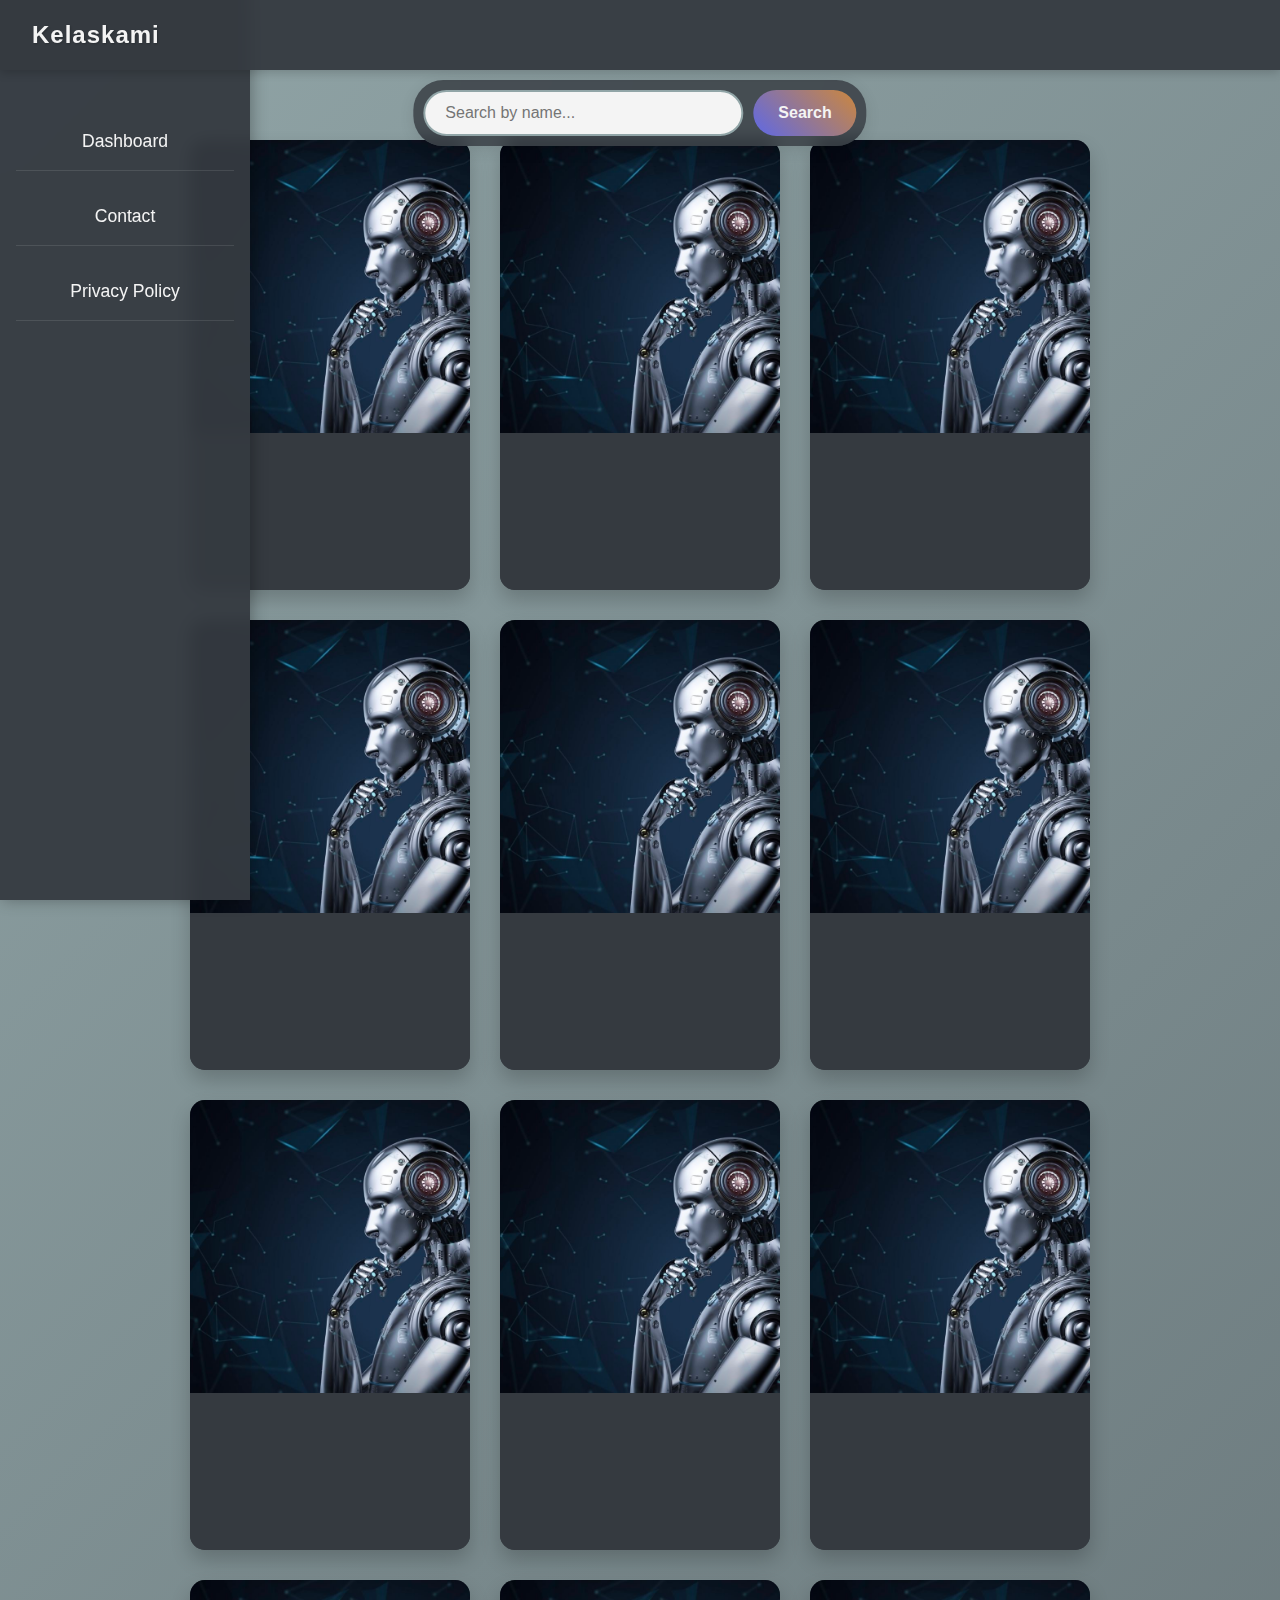
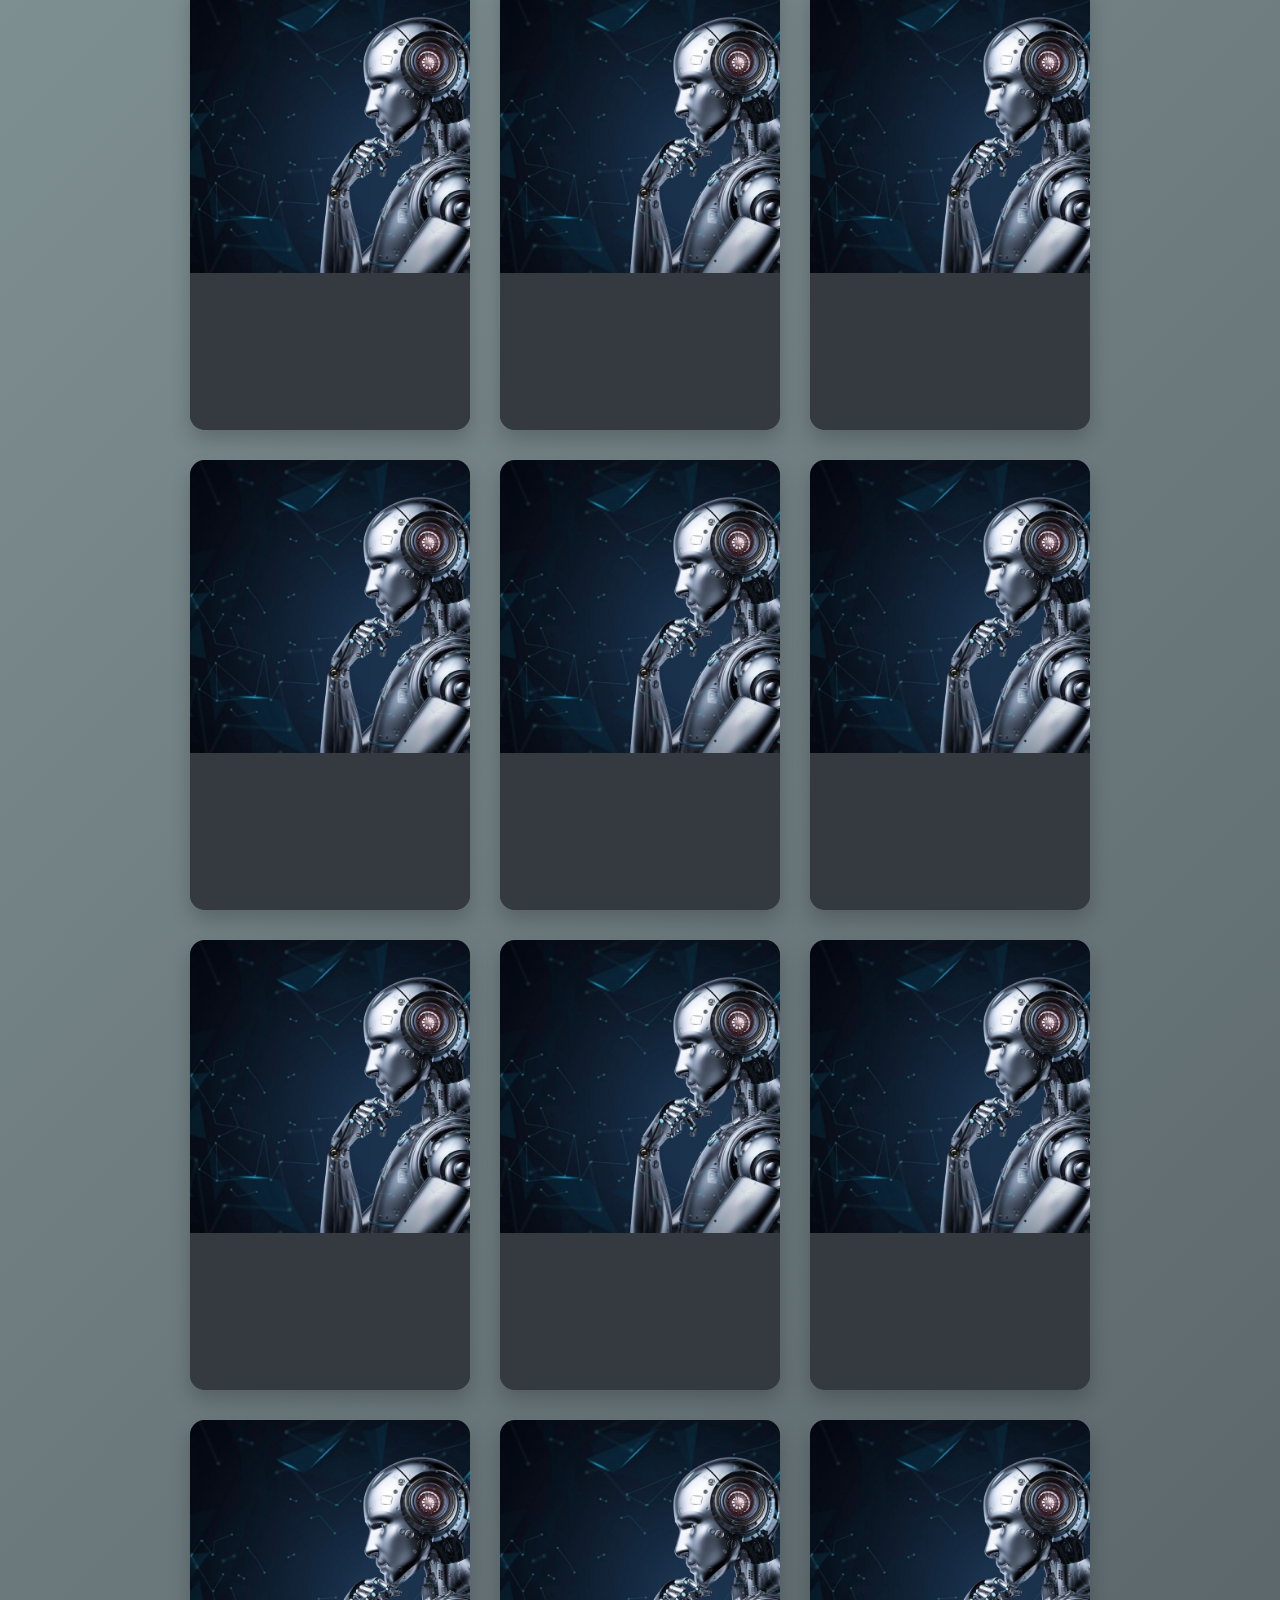
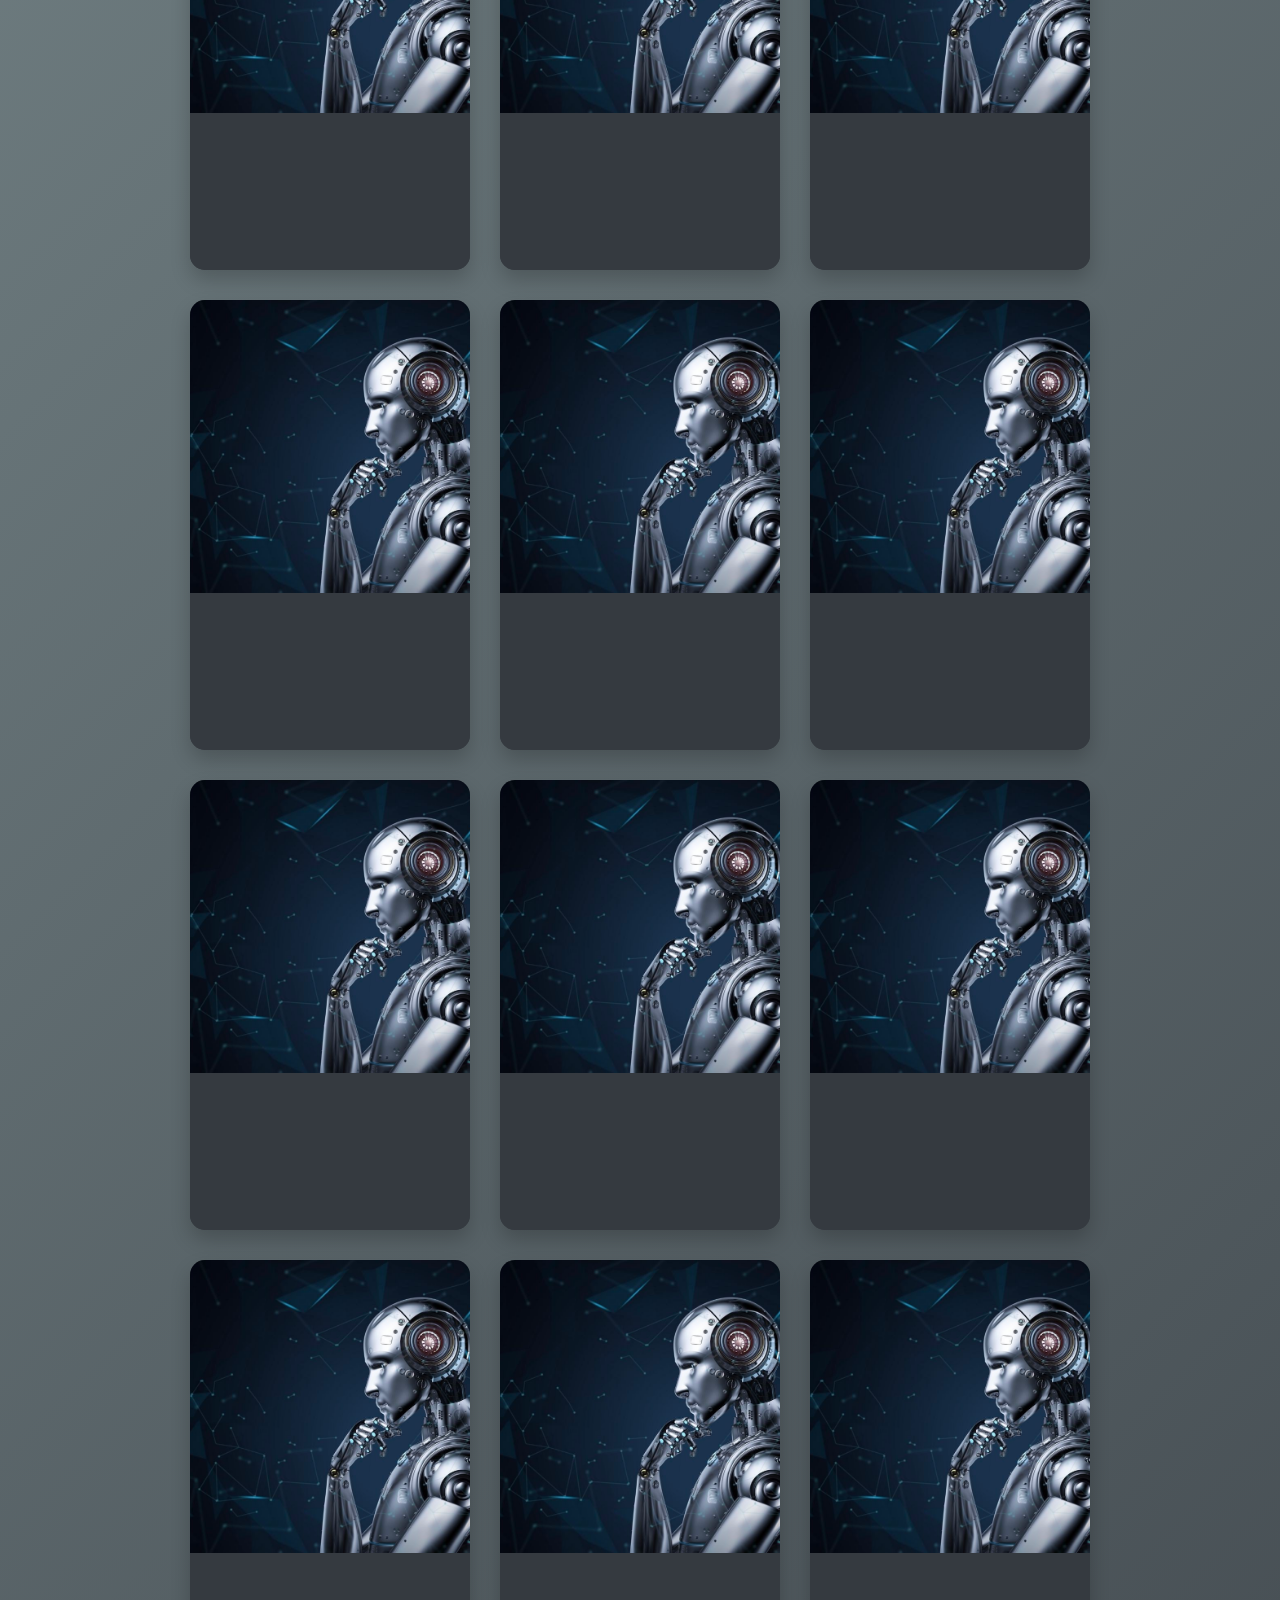
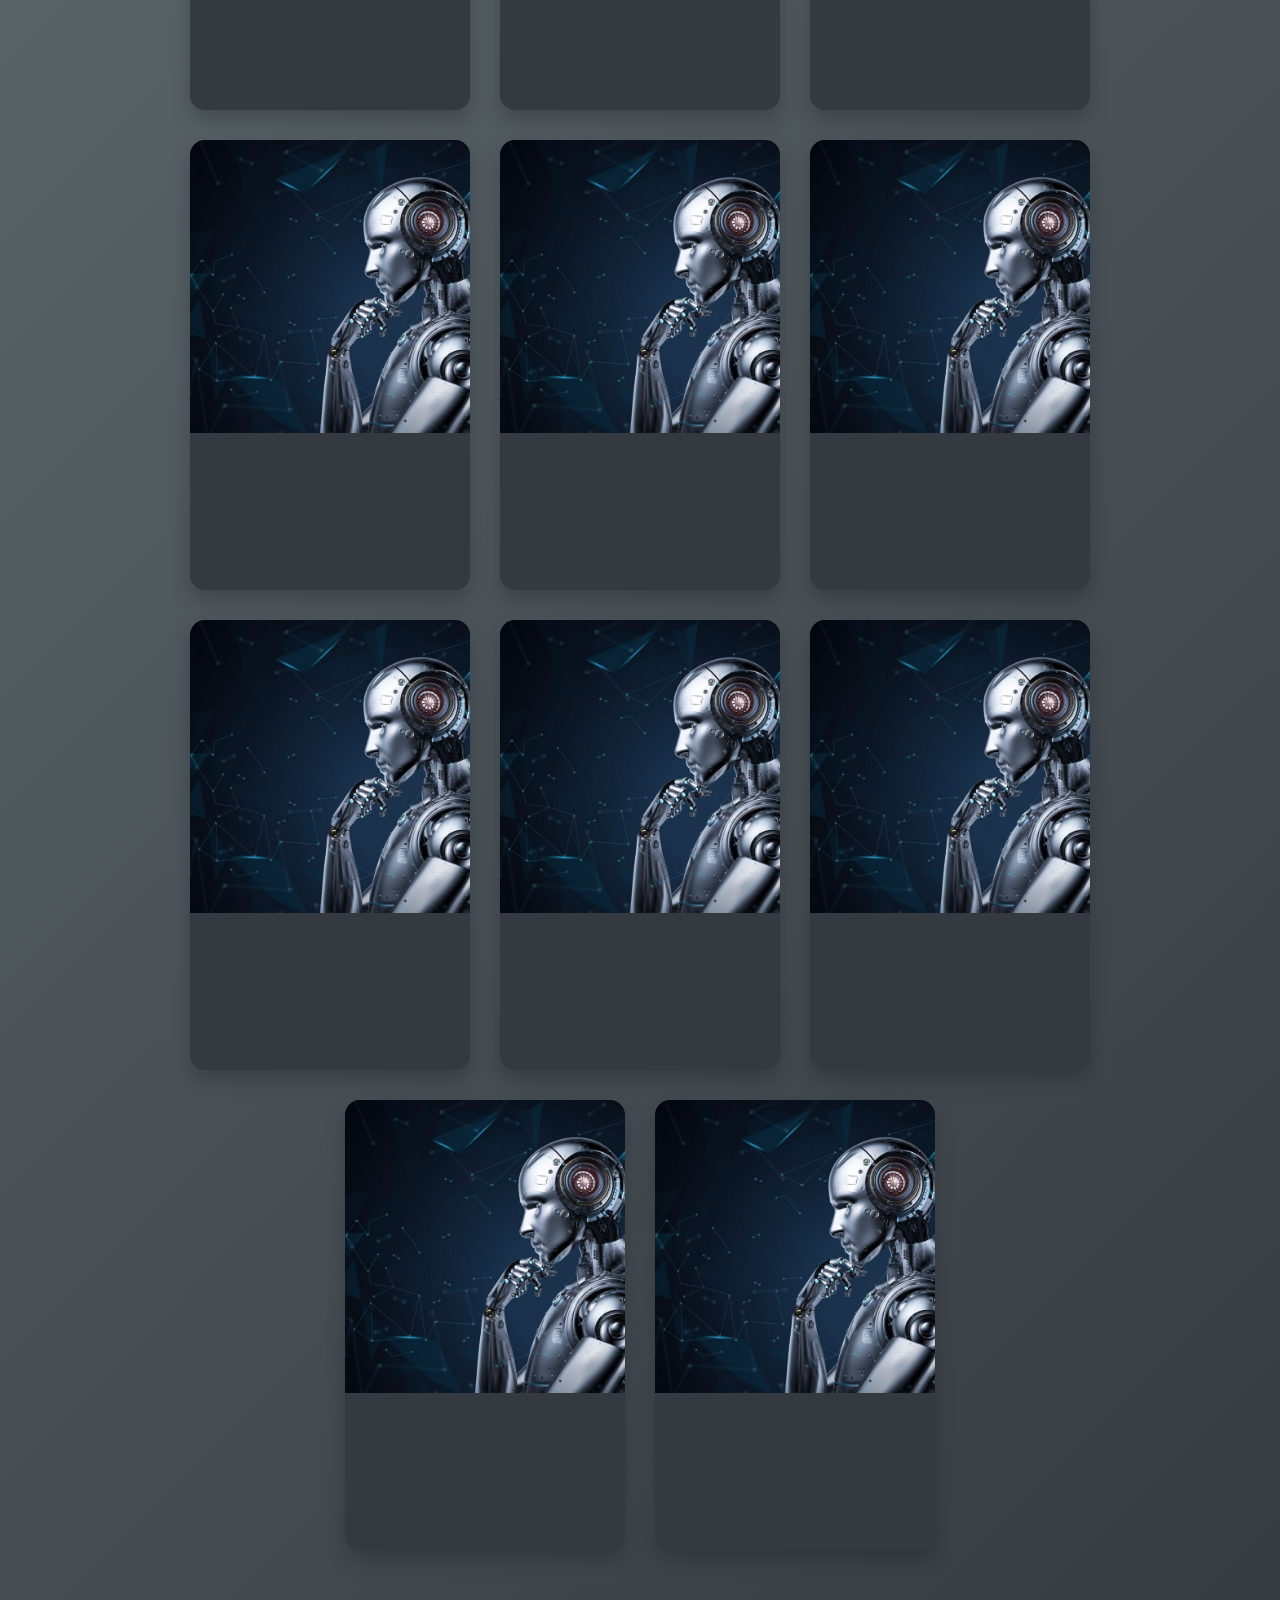
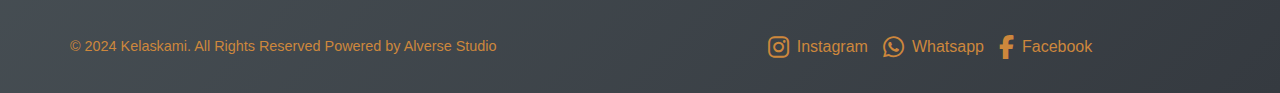
<file: Anggota.html>
<!DOCTYPE html>
<html lang="en">
<head>
    <meta charset="UTF-8">
    <meta name="viewport" content="width=device-width, initial-scale=1.0">
    <meta http-equiv="X-UA-Compatible" content="ie=edge">
    <title>Members Student Cards</title>
    <link rel="stylesheet" href="assets/styles/Style.css">
    <link rel="stylesheet" href="assets/styles/Anggota.css">
    <link rel="stylesheet" href="https://cdnjs.cloudflare.com/ajax/libs/font-awesome/6.5.1/css/all.min.css">
</head>
<body>
    <!-- Navigation Bar -->
    <nav class="navbar">
        <div class="navbar-left">
            <h1>Kelaskami</h1>
        </div>
        <div class="navbar-right">
            <div class="hamburger" onclick="toggleSidebar()">&#9776;</div>
        </div>
    </nav>

    <!-- Sidebar -->
    <aside id="sidebar" class="sidebar">
        <nav>
            <ul>
                <li><a href="About.html">Dashboard</a></li>
                <li><a href="Contact.html">Contact</a></li>
                <li><a href="Privacy.html">Privacy Policy</a></li>
            </ul>
        </nav>
    </aside>

    <!-- Search Container -->
    <div class="search-container">
        <input type="text" id="searchInput" placeholder="Search by name..." />
        <button id="searchButton">Search</button>
    </div>

    <!-- Card Container -->
    <div class="card-container" id="cardContainer"></div>

   <!-- Footer -->
  <footer class="footer">
    <div class="footer-container">
      <div class="footer-credit">
        <p>© 2024 Kelaskami. All Rights Reserved Powered by Alverse Studio</p>
      </div>
      <div class="footer-social">
        <ul>
          <li><a href="https://www.instagram.com/alstory_999?igsh=YzljYTk1ODg3Zg==" target="_blank"><i class="fab fa-instagram"></i> Instagram</a></li>
                        <li><a href="https://wa.me/6285137961950" target="_blank"><i class="fab fa-whatsapp"></i> Whatsapp</a></li>
                        <li><a href="https://www.facebook.com/profile.php?id=61566697174209" target="_blank"><i class="fab fa-facebook-f"></i> Facebook</a></li>
        </ul>
      </div>
    </div>
  </footer>

    <script>
        // Toggle Sidebar
        function toggleSidebar() {
            document.getElementById('sidebar').classList.toggle('active');
        }

        // Card Generation and Search Functionality
        document.addEventListener('DOMContentLoaded', async () => {
            const cardContainer = document.getElementById('cardContainer');
            const searchInput = document.getElementById('searchInput');
            const searchButton = document.getElementById('searchButton');

            try {
                // Fetch student data
                const response = await fetch('data/Students.json');
                if (!response.ok) throw new Error('Failed to fetch data');
                const students = await response.json();

                // Create and render cards
                function createCards(data) {
                    cardContainer.innerHTML = ''; // Clear existing cards
                    
                    data.forEach(student => {
                        const card = document.createElement('div');
                        card.className = 'card';
                        
                        card.innerHTML = `
                            <div class="image-container">
                                <img src="${student.image || 'assets/roots/galery/img/robot ai.jpg'}" 
                                     alt="${student.name}" 
                                     class="profile-img">
                            </div>
                            <div class="card-content">
                                <h3 class="name">${student.name}</h3>
                                <p class="role">Birthdate: ${student.birthdate} || Age: ${student.age}</p>
                                <a href="#" class="view-more-btn">View More</a>
                            </div>
                        `;
                        
                        cardContainer.appendChild(card);
                        
                        // Add visible class after a small delay for animation
                        setTimeout(() => card.classList.add('visible'), 100);
                    });
                }

                // Initial render
                createCards(students);

                // Search functionality
                function performSearch() {
                    const searchTerm = searchInput.value.toLowerCase().trim();
                    const filteredStudents = students.filter(student => 
                        student.name.toLowerCase().includes(searchTerm)
                    );
                    createCards(filteredStudents);
                }

                // Search event listeners
                searchInput.addEventListener('input', performSearch);
                searchButton.addEventListener('click', performSearch);

                // Intersection Observer for scroll animations
                const observer = new IntersectionObserver(
                    (entries) => {
                        entries.forEach(entry => {
                            if (entry.isIntersecting) {
                                entry.target.classList.add('visible');
                            }
                        });
                    },
                    { threshold: 0.1 }
                );

                // Observe all cards
                document.querySelectorAll('.card').forEach(card => observer.observe(card));

            } catch (error) {
                console.error('Error:', error);
                cardContainer.innerHTML = '<p>Error loading student data</p>';
            }
        });
    </script>
</body>
</html>
</file>
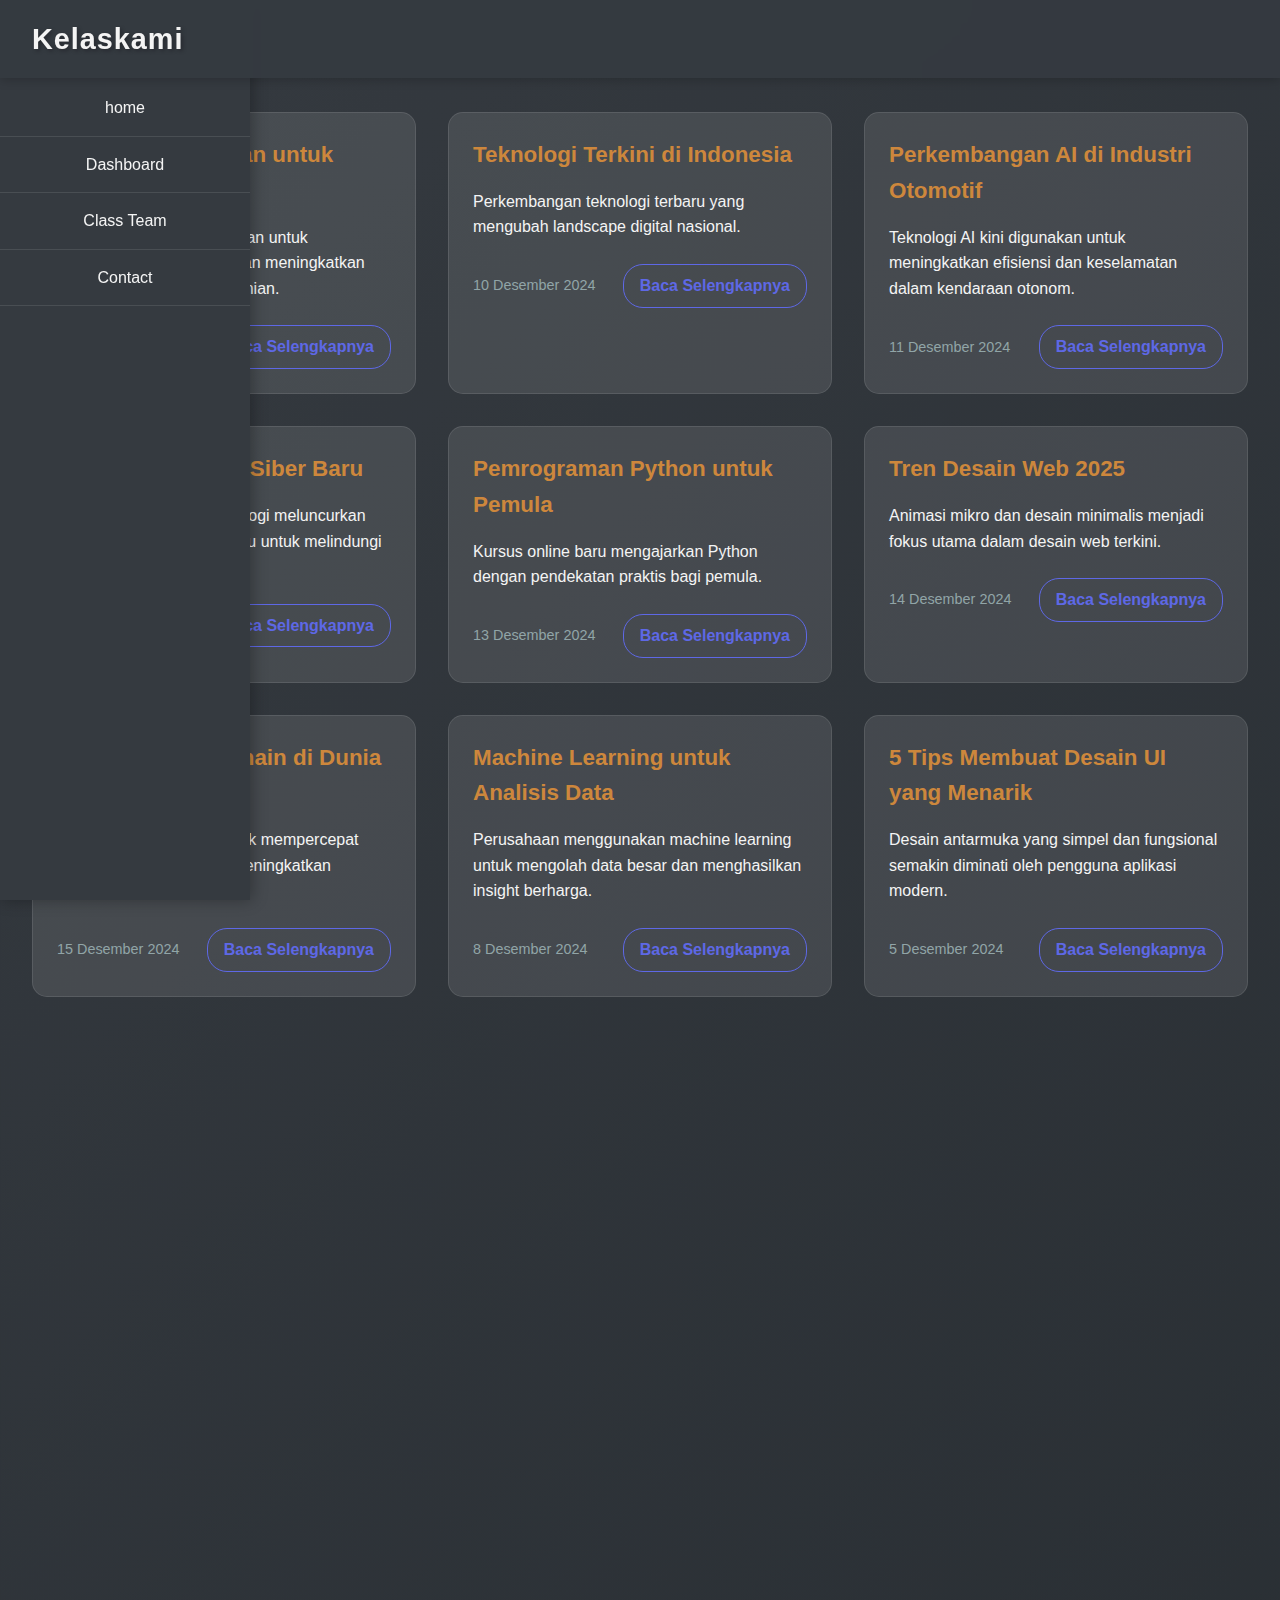
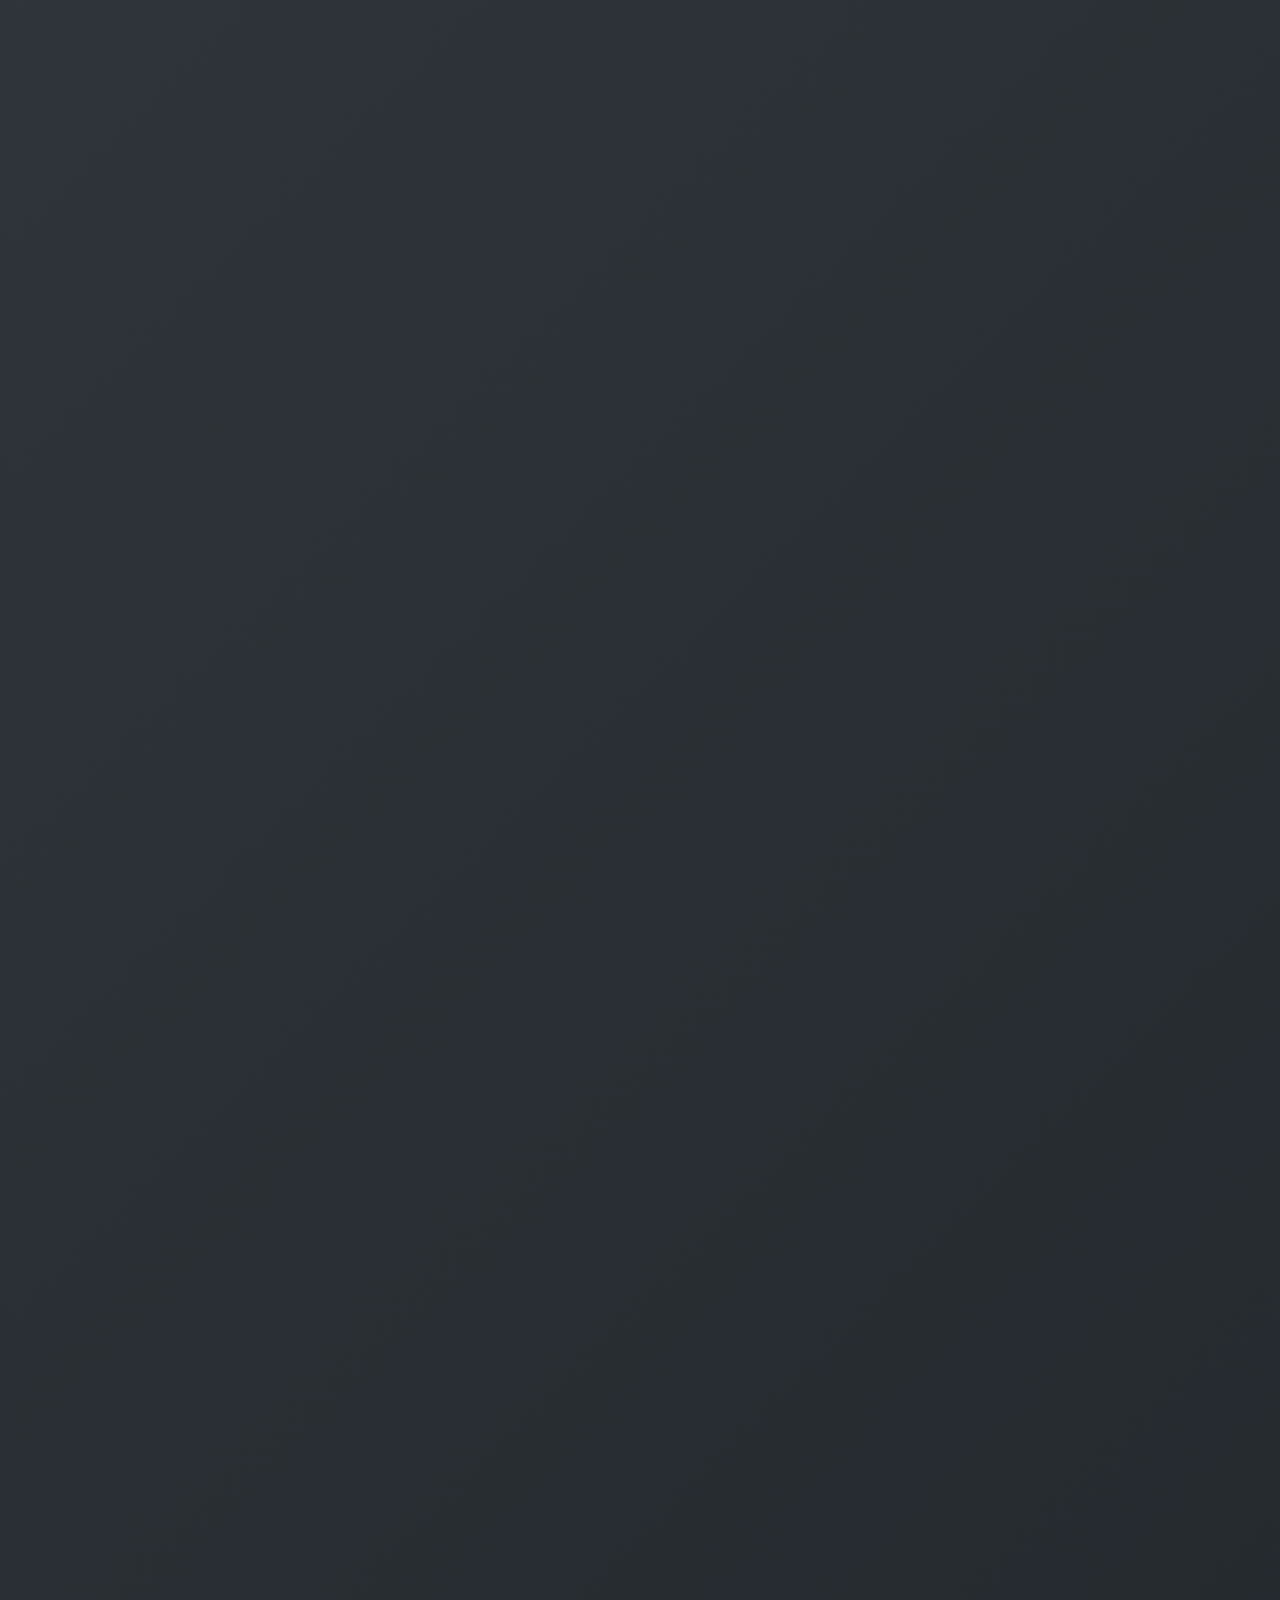
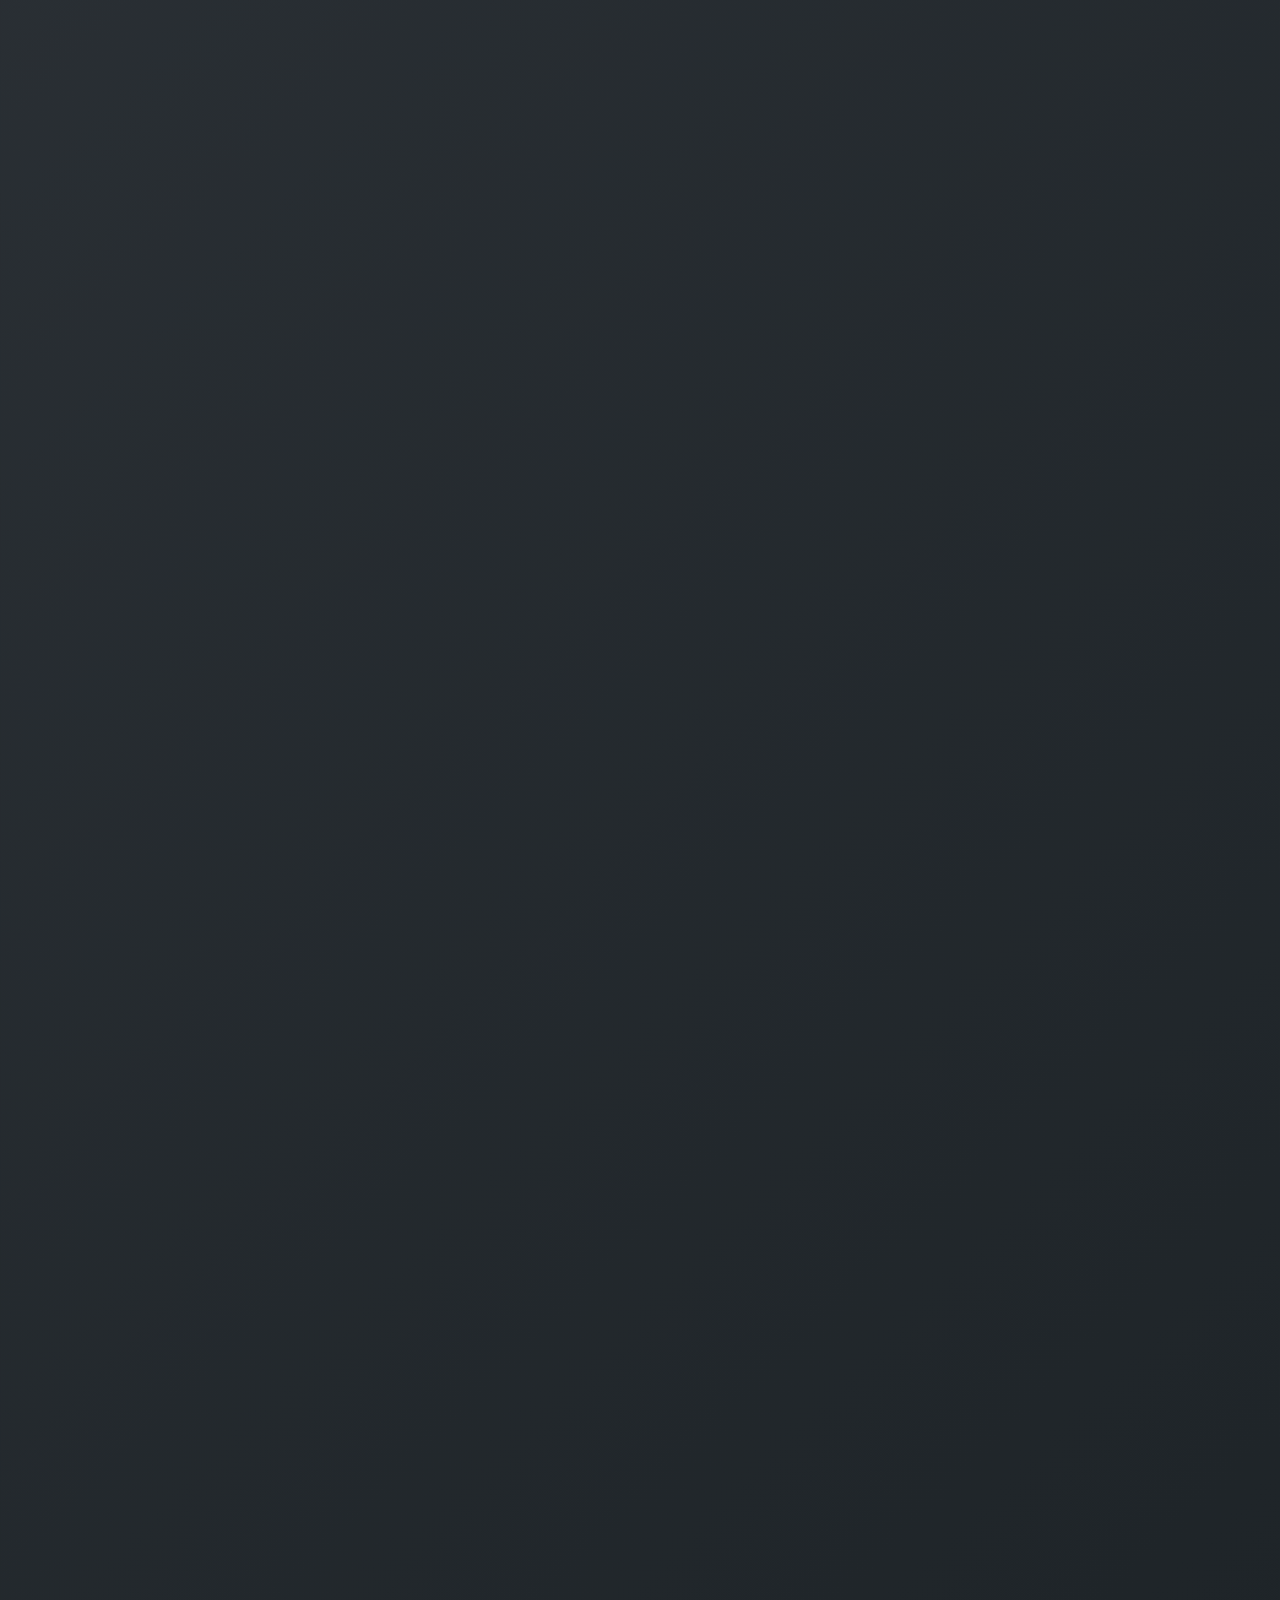
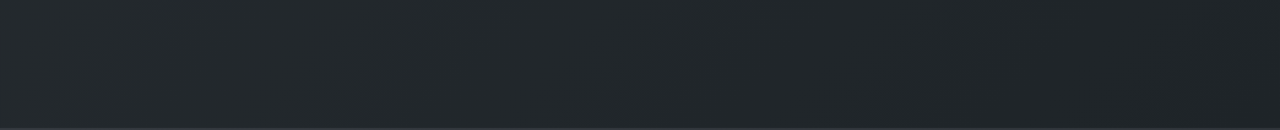
<file: article.html>
<!DOCTYPE html>
<html lang="en">
<head>
    <meta charset="UTF-8">
    <meta name="viewport" content="width=device-width, initial-scale=1.0">
    <title>Kelaskami - Article List</title>
    <link rel="stylesheet" href="assets/styles/Style.css">
    <link rel="stylesheet" href="assets/styles/Article.css">
</head>
<body>
    <div class="progress-bar"></div>
                <!-- Navigation Bar -->
        <nav class="navbar">
            <div class="navbar-left">
                <h1>Kelaskami</h1>
            </div>
            <div class="navbar-right">
                <div class="hamburger" onclick="toggleSidebar()">&#9776;</div>
            </div>
        </nav>

        <!-- Sidebar -->
        <aside id="sidebar" class="sidebar">
            <nav>
                <ul>
                  <li><a href="Index.html">home</a></li>
                  <li><a href="About.html">Dashboard</a></li>
                  <li><a href="Error.html">Class Team</a></li>
                  <li><a href="Contact.html">Contact</a></li>
                </ul>
            </nav>
        </aside>
    <main>
        <div class="article-grid">
            <!-- Articles will be dynamically generated here -->
        </div>
    </main>

    <div class="loading-animation"></div>

    <script>
                      // Toggle Sidebar Function
        function toggleSidebar() {
            const sidebar = document.getElementById('sidebar');
            sidebar.classList.toggle('active');
        }
        // Sample article data
        const articles = [
            {
                title: "Kecerdasan Buatan untuk Pertanian Modern",
                content: "Teknologi AI mulai digunakan untuk memprediksi pola cuaca dan meningkatkan hasil panen di sektor pertanian.",
                date: "3 Desember 2024"
            },
    {
        title: "Teknologi Terkini di Indonesia",
        content: "Perkembangan teknologi terbaru yang mengubah landscape digital nasional.",
        date: "10 Desember 2024"
    },
    {
        title: "Perkembangan AI di Industri Otomotif",
        content: "Teknologi AI kini digunakan untuk meningkatkan efisiensi dan keselamatan dalam kendaraan otonom.",
        date: "11 Desember 2024"
    },
    {
        title: "Solusi Keamanan Siber Baru",
        content: "Sebuah perusahaan teknologi meluncurkan alat keamanan siber terbaru untuk melindungi data pribadi.",
        date: "12 Desember 2024"
    },
    {
        title: "Pemrograman Python untuk Pemula",
        content: "Kursus online baru mengajarkan Python dengan pendekatan praktis bagi pemula.",
        date: "13 Desember 2024"
    },
    {
        title: "Tren Desain Web 2025",
        content: "Animasi mikro dan desain minimalis menjadi fokus utama dalam desain web terkini.",
        date: "14 Desember 2024"
    },
    {
        title: "Teknologi Blockchain di Dunia Keuangan",
        content: "Blockchain digunakan untuk mempercepat transaksi keuangan dan meningkatkan transparansi.",
        date: "15 Desember 2024"
    },
    {
        title: "Machine Learning untuk Analisis Data",
        content: "Perusahaan menggunakan machine learning untuk mengolah data besar dan menghasilkan insight berharga.",
        date: "8 Desember 2024"
    },
    {
        title: "5 Tips Membuat Desain UI yang Menarik",
        content: "Desain antarmuka yang simpel dan fungsional semakin diminati oleh pengguna aplikasi modern.",
        date: "5 Desember 2024"
    },
    {
        title: "Startup Teknologi Baru di Indonesia",
        content: "Startup lokal mulai bersaing di pasar global dengan produk teknologi berbasis AI dan IoT.",
        date: "2 Januari 2025"
    },
    {
        title: "Tren Cloud Computing di Tahun 2025",
        content: "Bisnis mulai mengadopsi solusi cloud untuk menyimpan data dan meningkatkan skalabilitas sistem.",
        date: "15 Desember 2024"
    },
    {
        title: "Penggunaan React untuk Aplikasi Web",
        content: "React terus menjadi pilihan utama untuk membangun aplikasi web modern yang cepat dan skalabel.",
        date: "23 Desember 2024"
    },
    {
        title: "Framework Baru untuk Backend Developer",
        content: "Framework terbaru ini diklaim mampu mempercepat pengembangan aplikasi server-side hingga 50%.",
        date: "12 Desember 2024"
    },
    {
        title: "Teknologi AR di Dunia Perbelanjaan",
        content: "Aplikasi augmented reality memberikan pengalaman berbelanja yang lebih menarik dan interaktif.",
        date: "17 Desember 2024"
    },
    {
        title: "Penerapan Big Data di Industri Retail",
        content: "Perusahaan retail menggunakan big data untuk memprediksi tren belanja dan meningkatkan layanan pelanggan.",
        date: "10 Desember 2024"
    },
    {
        title: "Solusi Penyimpanan Data dengan SSD",
        content: "SSD generasi terbaru menawarkan kecepatan lebih tinggi untuk penyimpanan data skala besar.",
        date: "20 Desember 2024"
    },
    {
        title: "Chatbot AI untuk Bisnis Kecil",
        content: "Perkembangan chatbot berbasis AI memberikan solusi layanan pelanggan yang lebih efisien untuk bisnis kecil.",
        date: "3 Desember 2024"
    },
    {
        title: "Kursus Online untuk Data Science",
        content: "Peminat data science meningkat dengan hadirnya kursus online yang lebih terjangkau dan praktis.",
        date: "4 Desember 2024"
    },
    {
        title: "Pengembangan Aplikasi Mobile Hybrid",
        content: "Hybrid apps kini menjadi pilihan utama karena biaya pengembangan yang lebih rendah dan kompatibilitas tinggi.",
        date: "5 Januari 2025"
    },
    {
        title: "Penggunaan Docker dalam Pengembangan",
        content: "Docker menjadi solusi populer bagi pengembang untuk menciptakan lingkungan aplikasi yang konsisten.",
        date: "31 Desember 2024"
    },
    {
        title: "Tren E-commerce Tahun Depan",
        content: "Platform e-commerce fokus pada pengalaman pengguna dengan fitur yang lebih personal.",
        date: "7 Januari 2025"
    },
    {
        title: "Pengembangan Alverse Studio",
        content: "Alverse Studio mengumumkan pengembangan alat kolaborasi baru untuk para pelajar.",
        date: "4 Desember 2024"
    },
    {
        title: "Rencana Proyek Baru Alverse",
        content: "Alverse akan meluncurkan aplikasi produktivitas untuk membantu manajemen tugas di sekolah.",
        date: "8 Desember 2024"
    },
    {
        title: "Alverse Mendukung Komunitas Pelajar",
        content: "Komunitas pelajar kini menggunakan platform Alverse untuk berbagi pengetahuan dan proyek.",
        date: "10 Desember 2024"
    },
    {
        title: "Pembaruan Website Alverse",
        content: "Alverse Studio meluncurkan desain baru pada website mereka dengan fitur multibahasa.",
        date: "15 Desember 2024"
    },
    {
        title: "Kolaborasi Alverse dengan Pengembang Lokal",
        content: "Alverse Studio menggandeng pengembang lokal untuk menciptakan solusi digital yang lebih inovatif.",
        date: "18 Desember 2024"
    },
    {
        title: "Teknologi 5G Mempercepat Internet",
        content: "Penerapan jaringan 5G di berbagai wilayah meningkatkan kecepatan internet secara signifikan.",
        date: "3 Desember 2024"
    },
    {
        title: "Chatbot AI di Industri Kesehatan",
        content: "Chatbot berbasis AI digunakan untuk membantu pasien dalam diagnosis awal.",
        date: "6 Desember 2024"
    },
    {
        title: "Framework Frontend Baru Diluncurkan",
        content: "Framework frontend terbaru menawarkan kecepatan render yang lebih baik untuk aplikasi web.",
        date: "7 Desember 2024"
    },
    {
        title: "Pengembangan Game dengan Unreal Engine 5",
        content: "Unreal Engine 5 kini menjadi pilihan utama untuk pengembangan game dengan grafis realistis.",
        date: "9 Desember 2024"
    },
    {
        title: "Penerapan IoT di Rumah Pintar",
        content: "IoT semakin mempermudah pengelolaan perangkat rumah pintar melalui satu aplikasi.",
        date: "11 Desember 2024"
    },
    {
        title: "Peningkatan Kemampuan Deep Learning",
        content: "Deep learning kini mampu memproses data lebih cepat berkat algoritma terbaru.",
        date: "14 Desember 2024"
    },
    {
        title: "Tips Optimalisasi SEO untuk Website",
        content: "Strategi terbaru untuk meningkatkan peringkat website di mesin pencari.",
        date: "16 Desember 2024"
    },
    {
        title: "E-commerce Lokal Mendunia",
        content: "Platform e-commerce lokal berhasil menarik perhatian konsumen global dengan produknya.",
        date: "19 Desember 2024"
    },
    {
        title: "Perkembangan Teknologi VR",
        content: "Virtual reality semakin populer untuk pelatihan profesional dan hiburan.",
        date: "21 Desember 2024"
    },
    {
        title: "Tren Desain UI/UX 2025",
        content: "Desain yang fokus pada pengalaman pengguna menjadi tren utama di tahun 2025.",
        date: "22 Desember 2024"
    },
    {
        title: "Kursus Pemrograman Online Gratis",
        content: "Platform edukasi mulai menyediakan kursus pemrograman tanpa biaya untuk pelajar.",
        date: "24 Desember 2024"
    },
    {
        title: "Solusi Penyimpanan Cloud Baru",
        content: "Penyimpanan cloud generasi terbaru hadir dengan fitur keamanan lebih tinggi.",
        date: "26 Desember 2024"
    },
    {
        title: "Aplikasi Keuangan Digital",
        content: "Aplikasi baru membantu pengguna mengelola keuangan pribadi dengan lebih efisien.",
        date: "28 Desember 2024"
    },
    {
        title: "Pemanfaatan AI di Dunia Pendidikan",
        content: "AI digunakan untuk membuat kurikulum yang lebih adaptif dan personal.",
        date: "30 Desember 2024"
    },
    {
        title: "Tips Pemrograman JavaScript Modern",
        content: "Pelajari teknik terbaru untuk meningkatkan performa kode JavaScript.",
        date: "1 Januari 2025"
    },
    {
        title: "Proyek Open Source Terbaru",
        content: "Proyek open source baru menawarkan solusi inovatif untuk pengembangan aplikasi.",
        date: "3 Januari 2025"
    },
    {
        title: "Keamanan Data di Era Digital",
        content: "Strategi baru diterapkan untuk melindungi data pribadi di dunia maya.",
        date: "5 Januari 2025"
    },
    {
        title: "Pelatihan Pemrograman untuk Anak-anak",
        content: "Kursus coding untuk anak-anak menjadi populer untuk memperkenalkan dunia teknologi.",
        date: "7 Januari 2025"
    },
    {
        title: "Robotika di Industri Manufaktur",
        content: "Robotika kini digunakan untuk meningkatkan efisiensi di lini produksi.",
        date: "9 Januari 2025"
    },
    {
        title: "Startup AI di Asia Tenggara",
        content: "Startup berbasis AI di Asia Tenggara mulai menarik perhatian investor global.",
        date: "11 Januari 2025"
    }
            // Add more articles as needed
        ];

        // Function to create article elements
        function createArticles() {
            const grid = document.querySelector('.article-grid');
            
            articles.forEach((article, index) => {
                const articleElement = document.createElement('div');
                articleElement.className = 'article';
                articleElement.style.animationDelay = `${index * 0.1}s`;
                
                articleElement.innerHTML = `
                    <h2>${article.title}</h2>
                    <p>${article.content}</p>
                    <div class="article-meta">
                        <span class="date">${article.date}</span>
                        <a href="Error.html" class="read-more">Baca Selengkapnya</a>
                    </div>
                `;
                
                grid.appendChild(articleElement);
            });
        }

        // Scroll progress bar
        window.addEventListener('scroll', () => {
            const windowHeight = document.documentElement.scrollHeight - document.documentElement.clientHeight;
            const scrolled = (window.scrollY / windowHeight) * 100;
            document.querySelector('.progress-bar').style.width = scrolled + '%';
        });

        // Initialize
        document.addEventListener('DOMContentLoaded', () => {
            createArticles();
        });

        // Intersection Observer for smooth animations
        const observeElements = () => {
            const observer = new IntersectionObserver((entries) => {
                entries.forEach(entry => {
                    if (entry.isIntersecting) {
                        entry.target.style.opacity = '1';
                        entry.target.style.transform = 'translateY(0)';
                    }
                });
            }, { threshold: 0.1 });

            document.querySelectorAll('.article').forEach(article => {
                observer.observe(article);
            });
        };

        // Call observer after articles are created
        setTimeout(observeElements, 100);
    </script>
</body>
</html>
</file>
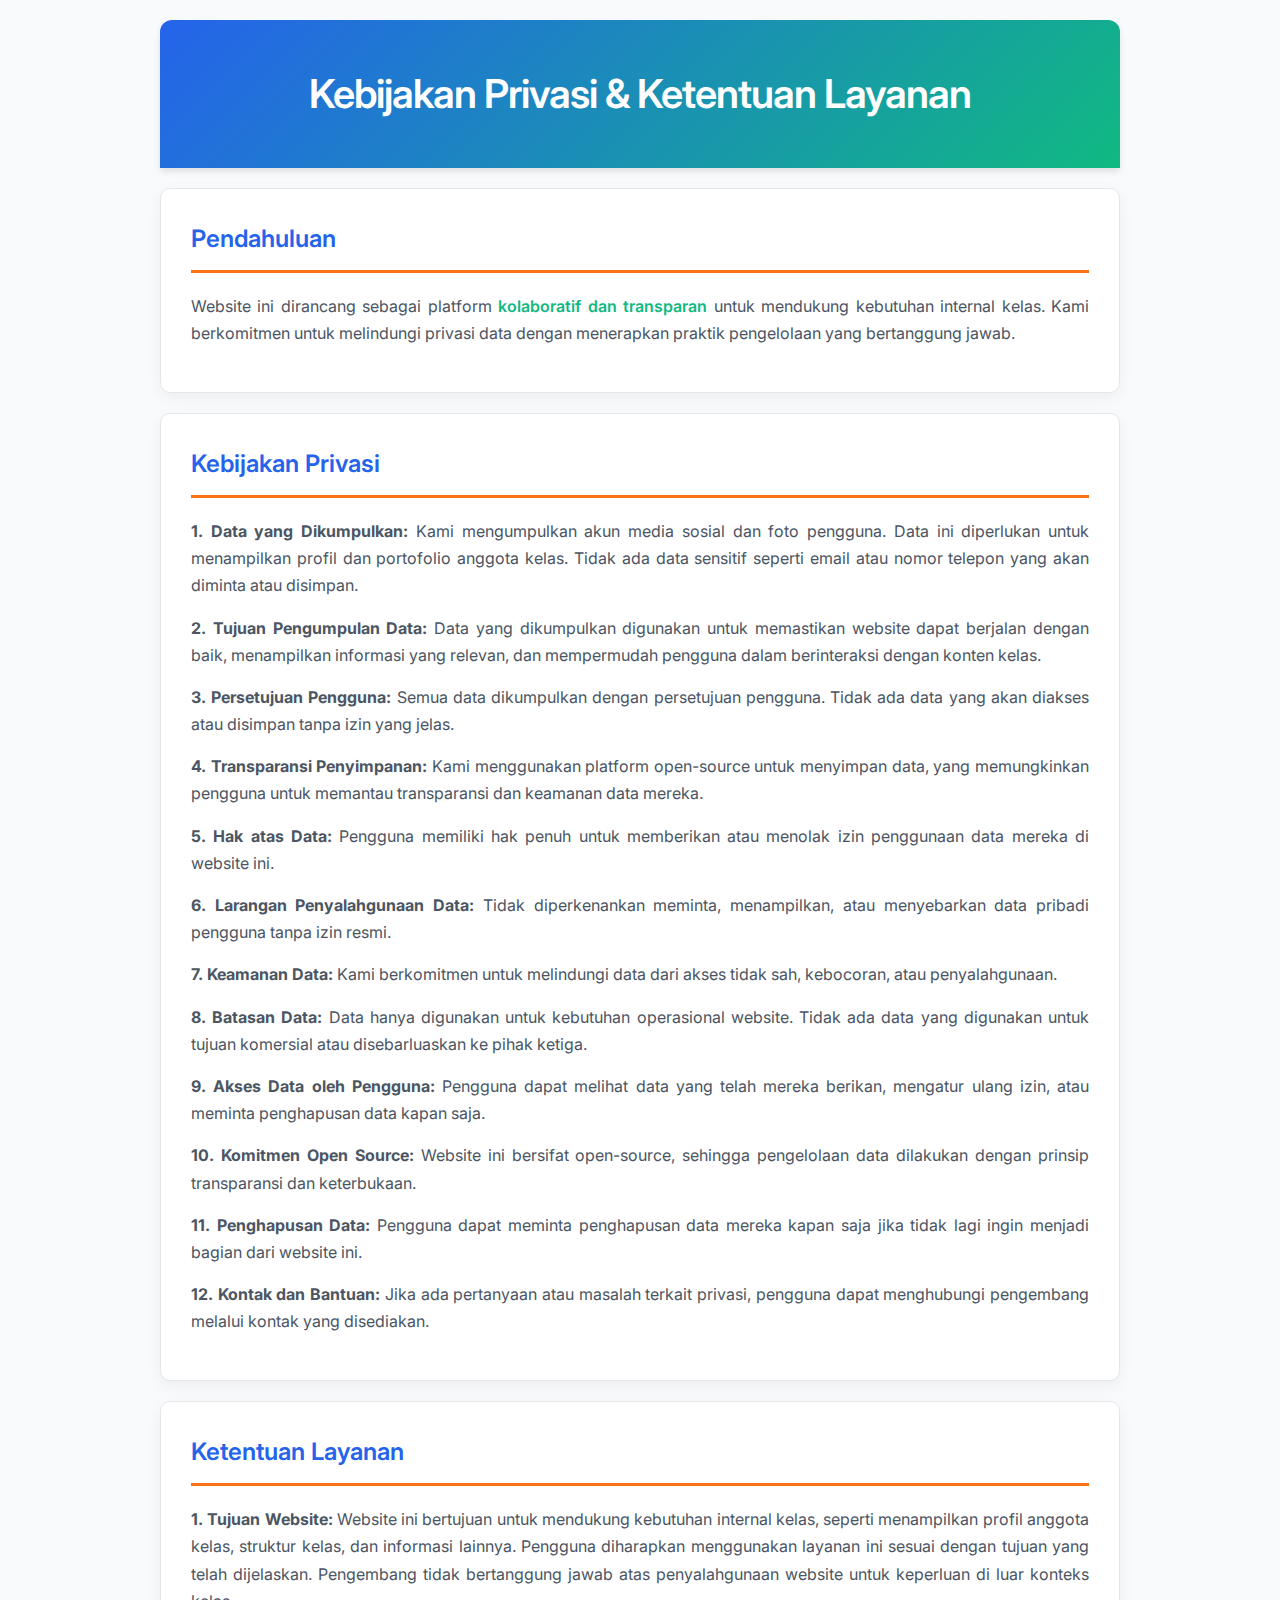
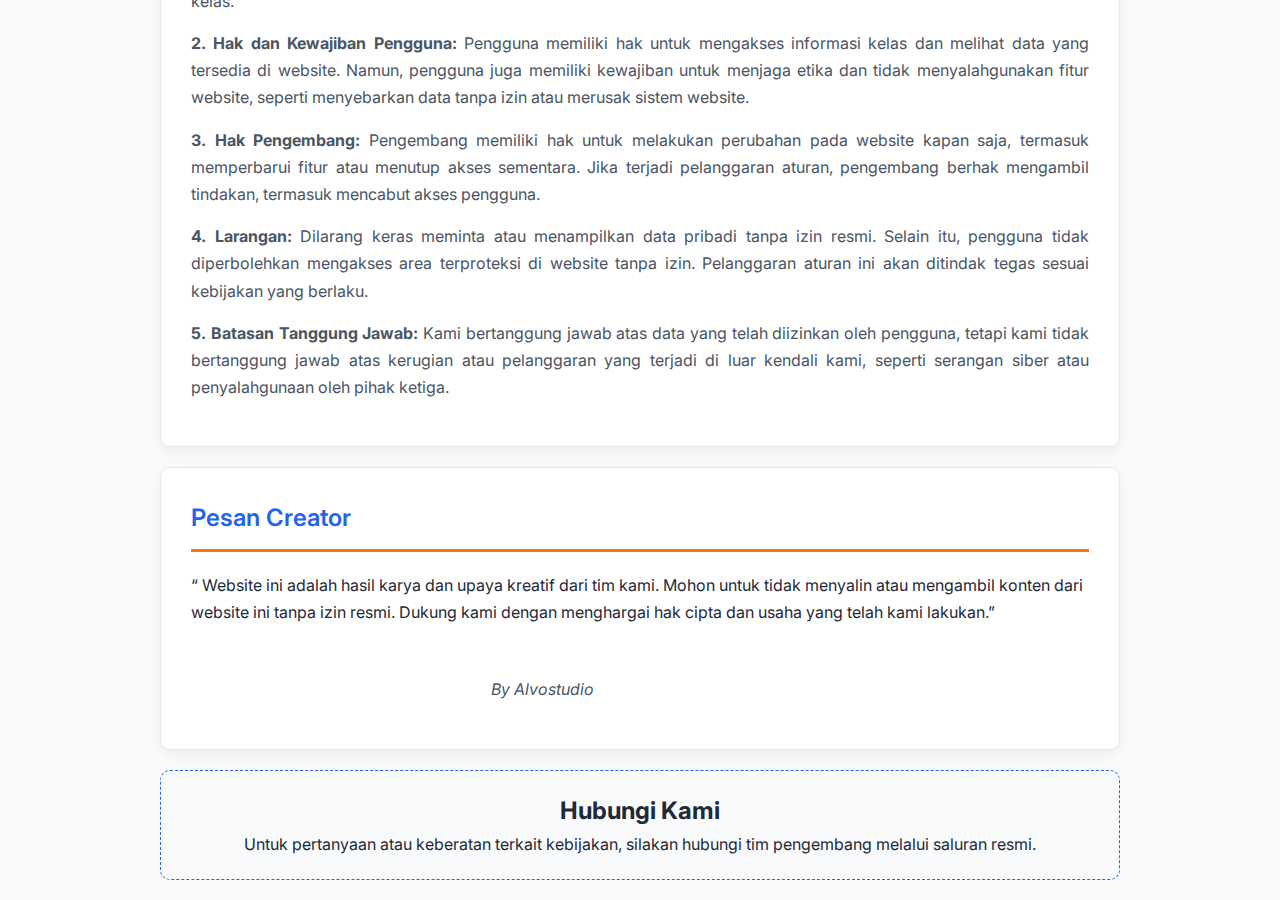
<file: Privacy.html>
<!DOCTYPE html>
<html lang="id">
<head>
  <meta charset="UTF-8">
  <meta name="viewport" content="width=device-width, initial-scale=1.0">
  <title>Kebijakan Privasi & Ketentuan Layanan</title>
  <link href="https://fonts.googleapis.com/css2?family=Inter:wght@300;400;500;600;700&display=swap" rel="stylesheet">
  <link rel="stylesheet" href="assets/styles/Privacy.css">
</head>
<body>
  <div class="container">
    <div class="header">
      <h1>Kebijakan Privasi & Ketentuan Layanan</h1>
    </div>
    <div class="section">
      <h2>Pendahuluan</h2>
      <p>Website ini dirancang sebagai platform <span class="highlight">kolaboratif dan transparan</span> untuk mendukung kebutuhan internal kelas. Kami berkomitmen untuk melindungi privasi data dengan menerapkan praktik pengelolaan yang bertanggung jawab.</p>
    </div>
    <div class="section">
      <h2>Kebijakan Privasi</h2>
      <p><strong>1. Data yang Dikumpulkan:</strong>  
Kami mengumpulkan akun media sosial dan foto pengguna. Data ini diperlukan untuk menampilkan profil dan portofolio anggota kelas. Tidak ada data sensitif seperti email atau nomor telepon yang akan diminta atau disimpan.</p>  

<p><strong>2. Tujuan Pengumpulan Data:</strong>  
Data yang dikumpulkan digunakan untuk memastikan website dapat berjalan dengan baik, menampilkan informasi yang relevan, dan mempermudah pengguna dalam berinteraksi dengan konten kelas.</p>  

<p><strong>3. Persetujuan Pengguna:</strong>  
Semua data dikumpulkan dengan persetujuan pengguna. Tidak ada data yang akan diakses atau disimpan tanpa izin yang jelas.</p>  

<p><strong>4. Transparansi Penyimpanan:</strong>  
Kami menggunakan platform open-source untuk menyimpan data, yang memungkinkan pengguna untuk memantau transparansi dan keamanan data mereka.</p>  

<p><strong>5. Hak atas Data:</strong>  
Pengguna memiliki hak penuh untuk memberikan atau menolak izin penggunaan data mereka di website ini.</p>  

<p><strong>6. Larangan Penyalahgunaan Data:</strong>  
Tidak diperkenankan meminta, menampilkan, atau menyebarkan data pribadi pengguna tanpa izin resmi.</p>  

<p><strong>7. Keamanan Data:</strong>  
Kami berkomitmen untuk melindungi data dari akses tidak sah, kebocoran, atau penyalahgunaan.</p>  

<p><strong>8. Batasan Data:</strong>  
Data hanya digunakan untuk kebutuhan operasional website. Tidak ada data yang digunakan untuk tujuan komersial atau disebarluaskan ke pihak ketiga.</p>  

<p><strong>9. Akses Data oleh Pengguna:</strong>  
Pengguna dapat melihat data yang telah mereka berikan, mengatur ulang izin, atau meminta penghapusan data kapan saja.</p>  

<p><strong>10. Komitmen Open Source:</strong>  
Website ini bersifat open-source, sehingga pengelolaan data dilakukan dengan prinsip transparansi dan keterbukaan.</p>  

<p><strong>11. Penghapusan Data:</strong>  
Pengguna dapat meminta penghapusan data mereka kapan saja jika tidak lagi ingin menjadi bagian dari website ini.</p>  

<p><strong>12. Kontak dan Bantuan:</strong>  
Jika ada pertanyaan atau masalah terkait privasi, pengguna dapat menghubungi pengembang melalui kontak yang disediakan.</p>
    </div>
    <div class="section">
      <h2>Ketentuan Layanan</h2>
      <p><strong>1. Tujuan Website:</strong>  
Website ini bertujuan untuk mendukung kebutuhan internal kelas, seperti menampilkan profil anggota kelas, struktur kelas, dan informasi lainnya. Pengguna diharapkan menggunakan layanan ini sesuai dengan tujuan yang telah dijelaskan. Pengembang tidak bertanggung jawab atas penyalahgunaan website untuk keperluan di luar konteks kelas.</p>  

<p><strong>2. Hak dan Kewajiban Pengguna:</strong>  
Pengguna memiliki hak untuk mengakses informasi kelas dan melihat data yang tersedia di website. Namun, pengguna juga memiliki kewajiban untuk menjaga etika dan tidak menyalahgunakan fitur website, seperti menyebarkan data tanpa izin atau merusak sistem website.</p>  

<p><strong>3. Hak Pengembang:</strong>  
Pengembang memiliki hak untuk melakukan perubahan pada website kapan saja, termasuk memperbarui fitur atau menutup akses sementara. Jika terjadi pelanggaran aturan, pengembang berhak mengambil tindakan, termasuk mencabut akses pengguna.</p>  

<p><strong>4. Larangan:</strong>  
Dilarang keras meminta atau menampilkan data pribadi tanpa izin resmi. Selain itu, pengguna tidak diperbolehkan mengakses area terproteksi di website tanpa izin. Pelanggaran aturan ini akan ditindak tegas sesuai kebijakan yang berlaku.</p>  

<p><strong>5. Batasan Tanggung Jawab:</strong>  
Kami bertanggung jawab atas data yang telah diizinkan oleh pengguna, tetapi kami tidak bertanggung jawab atas kerugian atau pelanggaran yang terjadi di luar kendali kami, seperti serangan siber atau penyalahgunaan oleh pihak ketiga.</p>
    </div>
    <div class="section">
      <h2>Pesan Creator</h2>
      <q> Website ini adalah hasil karya dan upaya kreatif dari tim kami. Mohon untuk tidak menyalin atau mengambil konten dari website ini tanpa izin resmi. Dukung kami dengan menghargai hak cipta dan usaha yang telah kami lakukan.</q>
      
      <p class="footer-quote">By Alvostudio</p>
    </div>
    <div class="contact-section">
      <h2>Hubungi Kami</h2>
      <p>Untuk pertanyaan atau keberatan terkait kebijakan, silakan hubungi tim pengembang melalui saluran resmi.</p>
    </div>
  </div>
</body>
</html>
</file>
<file: assets/styles/Anggota.css>
:root {
            --primary-color: #353A40;
            --secondary-color: #91A5A7;
            --accent-color: #5E68E6;
            --highlight-color: #CD873C;
            --text-light: #f4f4f4;
            --text-dark: #333;
        }

        * {
            box-sizing: border-box;
            margin: 0;
            padding: 0;
            transition: all 0.3s ease;
        }

        body {
            font-family: 'Arial', sans-serif;
            background: linear-gradient(135deg, var(--secondary-color), var(--primary-color));
            min-height: 100vh;
            overflow-x: hidden;
        }

        /* Navbar Styles */
        .navbar {
            position: fixed;
            top: 0;
            left: 0;
            right: 0;
            display: flex;
            justify-content: space-between;
            align-items: center;
            padding: 1rem 2rem;
            background: rgba(53, 58, 64, 0.95);
            backdrop-filter: blur(8px);
            z-index: 1000;
        }

        .navbar-left h1 {
            color: var(--text-light);
            font-size: 1.5rem;
        }

        .hamburger {
            color: var(--text-light);
            font-size: 1.5rem;
            cursor: pointer;
        }

        /* Sidebar Styles */
        .sidebar {
            position: fixed;
            top: 0;
            right: -250px;
            width: 250px;
            height: 100vh;
            background: rgba(53, 58, 64, 0.95);
            backdrop-filter: blur(8px);
            transition: right 0.3s ease;
            z-index: 999;
            padding-top: 80px;
        }

        .sidebar.active {
            right: 0;
        }

        .sidebar ul {
            list-style: none;
            padding: 1rem;
        }

        .sidebar ul li {
            margin: 1rem 0;
        }

        .sidebar ul li a {
            color: var(--text-light);
            text-decoration: none;
            font-size: 1.1rem;
        }

        /* Search Container Styles */
        .search-container {
            position: fixed;
            top: 80px;
            left: 50%;
            transform: translateX(-50%);
            z-index: 998;
            display: flex;
            gap: 10px;
            padding: 10px;
            background: rgba(53, 58, 64, 0.8);
            border-radius: 30px;
            backdrop-filter: blur(8px);
            box-shadow: 0 4px 15px rgba(0, 0, 0, 0.1);
        }

        #searchInput {
            width: 300px;
            padding: 12px 20px;
            font-size: 16px;
            border: 2px solid var(--secondary-color);
            border-radius: 25px;
            background-color: var(--text-light);
            color: var(--text-dark);
            outline: none;
        }

        #searchInput:focus {
            width: 350px;
            border-color: var(--highlight-color);
            box-shadow: 0 0 15px rgba(205, 135, 60, 0.3);
        }

        #searchButton {
            padding: 12px 25px;
            font-size: 16px;
            border: none;
            border-radius: 25px;
            background: linear-gradient(45deg, var(--accent-color), var(--highlight-color));
            color: var(--text-light);
            cursor: pointer;
            font-weight: 600;
        }
        
        @media (min-width: 1300px) {
        #searchInput {
            width: 1200px;
            padding: 12px 20px;
            font-size: 16px;
            border: 2px solid var(--secondary-color);
            border-radius: 25px;
            background-color: var(--text-light);
            color: var(--text-dark);
            outline: none;
        }

        #searchInput:focus {
            width: 1320px;
            border-color: var(--highlight-color);
            box-shadow: 0 0 15px rgba(205, 135, 60, 0.3);
        }
      }
      
      @media (max-width: 1300px) {
        #searchInput {
            width: 320px;
            padding: 12px 20px;
            font-size: 16px;
            border: 2px solid var(--secondary-color);
            border-radius: 25px;
            background-color: var(--text-light);
            color: var(--text-dark);
            outline: none;
        }

        #searchInput:focus {
            width: 350px;
            border-color: var(--highlight-color);
            box-shadow: 0 0 15px rgba(205, 135, 60, 0.3);
        }
      }
        
        
        #searchButton:hover {
            transform: translateY(-2px);
            box-shadow: 0 5px 15px rgba(94, 104, 230, 0.4);
        }

        /* Card Container Styles */
        .card-container {
            display: flex;
            flex-wrap: wrap;
            justify-content: center;
            gap: 30px;
            padding: 140px 20px 50px;
            margin: 0 auto;
            max-width: 1200px;
        }

        /* Card Styles */
        .card {
            width: 280px;
            height: 450px;
            background-color: var(--primary-color);
            border-radius: 15px;
            overflow: hidden;
            position: relative;
            box-shadow: 0 10px 20px rgba(0, 0, 0, 0.2);
            opacity: 0;
            transform: translateY(20px);
            transition: all 0.6s cubic-bezier(0.165, 0.84, 0.44, 1);
        }

        .card.visible {
            opacity: 1;
            transform: translateY(0);
        }

        .card:hover {
            transform: translateY(-15px);
            box-shadow: 0 15px 30px rgba(94, 104, 230, 0.4);
        }

        .image-container {
            height: 65%;
            overflow: hidden;
        }

        .profile-img {
            width: 100%;
            height: 100%;
            object-fit: cover;
            transition: transform 0.5s ease;
        }

        .card:hover .profile-img {
            transform: scale(1.1);
        }

        .card-content {
            height: 35%;
            padding: 15px;
            background: linear-gradient(to bottom, rgba(53, 58, 64, 0.9), var(--primary-color));
            text-align: center;
        }

        .name {
            margin: 10px 0 5px;
            font-size: 20px;
            color: var(--highlight-color);
            opacity: 0;
            transform: translateY(20px);
            transition: all 0.6s ease;
        }

        .card:hover .name {
            opacity: 1;
            transform: translateY(0);
        }

        .role {
            font-size: 16px;
            color: var(--secondary-color);
            margin-bottom: 15px;
            opacity: 0;
            transform: translateY(20px);
            transition: all 0.6s ease 0.1s;
        }

        .card:hover .role {
            opacity: 1;
            transform: translateY(0);
        }

        .view-more-btn {
            display: inline-block;
            padding: 10px 20px;
            background: linear-gradient(45deg, var(--accent-color), var(--highlight-color));
            color: var(--text-light);
            text-decoration: none;
            border-radius: 25px;
            font-weight: bold;
            opacity: 0;
            transform: translateY(20px);
            transition: all 0.6s ease 0.2s;
        }

        .card:hover .view-more-btn {
            opacity: 1;
            transform: translateY(0);
        }
        /* Footer Styles */
    .footer {
      background-color: var(--background-medium);
      color: var(--text-light);
      padding: 20px 0;
      border-top: 1px solid var(--border-color);
    }

    .footer-container {
      max-width: 1200px;
      margin: 0 auto;
      display: flex;
      justify-content: space-between;
      align-items: center;
      padding: 0 20px;
    }

    .footer-credit {
      text-align: left;
    }

    .footer-credit p {
      margin: 5px 0;
      color: var(--highlight-color);
      font-size: 0.9rem;
    }

    .footer-social ul {
      display: flex;
      list-style: none;
      padding: 0;
      margin: 0;
      gap: 15px;
    }

    .footer-social a {
      color: var(--text-light);
      text-decoration: none;
      display: flex;
      align-items: center;
      gap: 8px;
      transition: color 0.3s ease;
    }

    .footer-social a:hover {
      color: var(--accent-color);
    }

    .footer-social i {
      font-size: 1.2rem;
    }

    /* Responsive Footer */
    @media (max-width: 768px) {
      .footer-container {
        flex-direction: column;
        text-align: center;
        gap: 15px;
      }

      .footer-social ul {
        justify-content: center;
      }
    }
</file>
<file: assets/styles/Privacy.css>
:root {
      --primary-color: #2563eb;      /* Soft Blue */
      --secondary-color: #10b981;    /* Emerald Green */
      --accent-color: #f97316;       /* Orange */
      --background-light: #f8fafc;   /* Very Light Blue-Gray */
      --text-primary: #1f2937;       /* Dark Gray */
      --text-secondary: #4b5563;     /* Medium Gray */
      --border-color: #e5e7eb;       /* Light Gray */
    }

    * {
      margin: 0;
      padding: 0;
      box-sizing: border-box;
    }

    body {
      font-family: 'Inter', sans-serif;
      line-height: 1.7;
      background-color: var(--background-light);
      color: var(--text-primary);
    }

    .container {
      max-width: 1000px;
      margin: 0 auto;
      padding: 20px;
    }

    .header {
      background: linear-gradient(135deg, var(--primary-color), var(--secondary-color));
      color: white;
      text-align: center;
      padding: 40px 20px;
      border-radius: 12px 12px 0 0;
      box-shadow: 0 4px 6px rgba(0, 0, 0, 0.1);
    }

    .header h1 {
      font-size: 2.5em;
      font-weight: 600;
      letter-spacing: -1px;
    }
    
    ol li {
      text-decoration: none;
      text-decoration-style: none;
    }

    .section {
      background-color: white;
      border: 1px solid var(--border-color);
      border-radius: 10px;
      margin-top: 20px;
      padding: 30px;
      box-shadow: 0 5px 15px rgba(0, 0, 0, 0.05);
      transition: all 0.3s ease;
    }

    .section:hover {
      box-shadow: 0 8px 20px rgba(0, 0, 0, 0.08);
    }

    .section h2 {
      color: var(--primary-color);
      border-bottom: 3px solid var(--accent-color);
      padding-bottom: 10px;
      margin-bottom: 20px;
      font-weight: 600;
    }

    .section p {
      margin-bottom: 15px;
      text-align: justify;
      color: var(--text-secondary);
    }

    .section ol {
      padding-left: 30px;
      margin-bottom: 15px;
    }

    .section ol li {
      margin-bottom: 15px;
      position: relative;
      padding-left: 10px;
    }

    .section ol li::before {
      content: '';
      position: absolute;
      left: -20px;
      top: 8px;
      width: 8px;
      height: 8px;
      background-color: var(--accent-color);
      border-radius: 50%;
    }
    
    .footer-quote {
      margin-left:300px;
      margin-top:50px;
      font-style: italic; /* Teks miring untuk kutipan */
   }

    .highlight {
      color: var(--secondary-color);
      font-weight: 600;
    }

    .contact-section {
      background-color: var(--background-light);
      border: 1px dashed var(--primary-color);
      text-align: center;
      padding: 20px;
      margin-top: 20px;
      border-radius: 10px;
    }

    @media (max-width: 768px) {
      .container {
        padding: 10px;
      }
      .header h1 {
        font-size: 2em;
      }
    }
</file>
<file: assets/styles/Style.css>
/* Reset dan Base Styles */
        * {
            margin: 0;
            padding: 0;
            box-sizing: border-box;
        }

        :root {
            --primary-color: #353A40;
            --secondary-color: #91A5A7;
            --accent-color: #5E68E6;
            --highlight-color: #CD873C;
            --text-light: #f4f4f4;
            --text-dark: #333;
        }

        body {
            font-family: 'Segoe UI', Tahoma, Geneva, Verdana, sans-serif;
            background-color: var(--primary-color);
            color: var(--text-light);
            line-height: 1.6;
            overflow-x: hidden;
        }

        /* Navbar */
        .navbar {
            position: fixed;
            top: 0;
            left: 0;
            width: 100%;
            background-color: var(--primary-color);
            display: flex;
            justify-content: space-between;
            align-items: center;
            padding: 15px 20px;
            box-shadow: 0 2px 10px rgba(0,0,0,0.2);
            z-index: 1000;
            transition: background-color 0.3s ease;
        }

        .navbar-left h1 {
            color: var(--text-light);
            font-size: 1.8rem;
            letter-spacing: 1px;
            text-shadow: 1px 1px 2px rgba(0,0,0,0.2);
        }

        /* Sidebar */
        .sidebar {
            position: fixed;
            top: 0;
            left: -250px;
            width: 250px;
            height: 100vh;
            background-color: var(--primary-color);
            transition: left 0.3s ease-in-out;
            padding-top: 80px;
            z-index: 999;
            box-shadow: 2px 0 15px rgba(0,0,0,0.3);
        }

        .sidebar.active {
            left: 0;
        }

        .sidebar ul {
            list-style: none;
        }

        .sidebar ul li {
            padding: 15px;
            text-align: center;
            transition: all 0.3s ease;
            border-bottom: 1px solid rgba(255,255,255,0.1);
        }

        .sidebar ul li a {
            color: var(--text-light);
            text-decoration: none;
            display: block;
            font-weight: 300;
            position: relative;
        }

        .sidebar ul li a::after {
            content: '';
            position: absolute;
            width: 0;
            height: 2px;
            bottom: -5px;
            left: 50%;
            background-color: var(--accent-color);
            transition: width 0.3s ease, left 0.3s ease;
        }

        .sidebar ul li:hover a::after {
            width: 100%;
            left: 0;
        }

        .sidebar ul li:hover {
            background-color: rgba(94, 104, 230, 0.2);
            transform: scale(1.05);
        }

        .hamburger {
            cursor: pointer;
            font-size: 1.5rem;
            color: var(--text-light);
            transition: color 0.3s ease;
        }

        .hamburger:hover {
            color: var(--accent-color);
        }

        /* Hero Section */
        @keyframes slideFromBottom {
            0% {
                opacity: 0;
                transform: translateY(30px);
            }
            100% {
                opacity: 1;
                transform: translateY(0);
            }
        }

        .hero {
            padding: 100px 20px 50px;
            text-align: center;
            background: linear-gradient(135deg, var(--secondary-color), var(--primary-color));
            color: var(--text-light);
            margin-top: 60px;
            display: flex;
            flex-direction: column;
            justify-content: center;
            align-items: center;
            min-height: 90vh;
            position: relative;
            overflow: hidden;
        }

        .hero::before {
            content: '';
            position: absolute;
            top: 0;
            left: 0;
            width: 100%;
            height: 100%;
            background: rgba(0,0,0,0.3);
            z-index: 1;
        }

        .hero-content {
            position: relative;
            z-index: 2;
            max-width: 900px;
        }

        .hero h2 {
            font-size: 2.5rem;
            margin-bottom: 15px;
            color: var(--highlight-color);
            opacity: 0;
            animation: slideFromBottom 1s ease-out forwards;
            animation-delay: 0.3s;
            text-shadow: 2px 2px 4px rgba(0,0,0,0.3);
        }

        .hero h3 {
            font-size: 1.8rem;
            margin-bottom: 20px;
            opacity: 0;
            animation: slideFromBottom 1s ease-out forwards;
            animation-delay: 0.6s;
        }

        .hero p {
            max-width: 800px;
            font-size: 1.1rem;
            line-height: 1.8;
            opacity: 0;
            animation: slideFromBottom 1s ease-out forwards;
            animation-delay: 0.9s;
        }

        .cta-button {
            display: inline-block;
            margin-top: 20px;
            padding: 12px 30px;
            background-color: var(--accent-color);
            color: var(--text-light);
            text-decoration: none;
            border-radius: 5px;
            transition: transform 0.3s ease, box-shadow 0.3s ease;
        }

        .cta-button:hover {
            transform: translateY(-5px);
            box-shadow: 0 5px 15px rgba(94, 104, 230, 0.4);
        }

        /* Footer */
        .footer {
            background-color: var(--primary-color);
            color: var(--text-light);
            padding: 30px 20px;
            text-align: center;
        }

        .footer-container {
            display: flex;
            flex-wrap: wrap;
            justify-content: space-between;
            max-width: 1200px;
            margin: 0 auto;
        }

        .footer-credit, .footer-social {
            flex: 1;
            margin: 10px;
        }

        .footer-social ul {
            list-style: none;
            display: flex;
            justify-content: center;
            gap: 20px;
            padding: 0;
        }

        .footer-social ul li a {
            color: var(--highlight-color);
            text-decoration: none;
            display: flex;
            align-items: center;
            gap: 8px;
            transition: color 0.3s, transform 0.3s;
        }

        .footer-social ul li a:hover {
            color: var(--accent-color);
            transform: scale(1.1);
        }

        .footer-social ul li i {
            font-size: 1.5rem;
        }

        /* Responsive Design */
        @media (max-width: 768px) {
            .hero h2 {
                font-size: 1.8rem;
            }

            .hero h3 {
                font-size: 1.4rem;
            }

            .hero p {
                font-size: 1rem;
            }

            .footer-container {
                flex-direction: column;
                text-align: center;
            }
        }

        @media (min-width: 1224px) {
            .sidebar {
                left: 0;
                width: 250px;
            }

            .hamburger {
                display: none;
            }

            .hero {
                margin-left: 250px;
                width: calc(100% - 250px);
            }
        }
</file>
<file: assets/styles/Article.css>
/* Reset and base styles */
        * {
            margin: 0;
            padding: 0;
            box-sizing: border-box;
        }

        :root {
            --primary-color: #353A40;
            --secondary-color: #91A5A7;
            --accent-color: #5E68E6;
            --highlight-color: #CD873C;
            --text-light: #f4f4f4;
            --gradient-dark: linear-gradient(135deg, #353A40, #1E2428);
        }

        body {
            font-family: Arial, sans-serif;
            background: var(--gradient-dark);
            color: var(--text-light);
            min-height: 100vh;
            overflow-x: hidden;
        }

        /* Navbar Styles */
        .navbar {
            position: fixed;
            top: 0;
            left: 0;
            width: 100%;
            padding: 1rem 2rem;
            background: rgba(53, 58, 64, 0.95);
            backdrop-filter: blur(10px);
            z-index: 1000;
            display: flex;
            justify-content: space-between;
            align-items: center;
            transition: all 0.3s ease;
        }

        .navbar h1 {
            color: var(--text-light);
            font-size: 1.8rem;
            text-shadow: 2px 2px 4px rgba(0,0,0,0.3);
        }

        /* Main Content */
        main {
            padding: 6rem 1rem 2rem;
            max-width: 1400px;
            margin: 0 auto;
        }

        /* Article Grid Layout */
        .article-grid {
            display: grid;
            grid-template-columns: repeat(auto-fill, minmax(300px, 1fr));
            gap: 2rem;
            padding: 1rem;
        }

        /* Article Card Styles */
        .article {
            background: rgba(255, 255, 255, 0.1);
            border-radius: 15px;
            padding: 1.5rem;
            transition: all 0.4s cubic-bezier(0.4, 0, 0.2, 1);
            position: relative;
            overflow: hidden;
            border: 1px solid rgba(255, 255, 255, 0.1);
            opacity: 0;
            transform: translateY(50px);
            animation: fadeInUp 0.6s ease forwards;
        }

        .article:hover {
            transform: translateY(-10px);
            box-shadow: 0 15px 30px rgba(0,0,0,0.3);
            background: rgba(255, 255, 255, 0.15);
            border-color: var(--accent-color);
        }

        .article::before {
            content: '';
            position: absolute;
            top: 0;
            left: -100%;
            width: 100%;
            height: 100%;
            background: linear-gradient(
                90deg,
                transparent,
                rgba(255, 255, 255, 0.2),
                transparent
            );
            transition: 0.5s;
        }

        .article:hover::before {
            left: 100%;
        }

        .article h2 {
            color: var(--highlight-color);
            margin-bottom: 1rem;
            font-size: 1.4rem;
            position: relative;
        }

        .article h2::after {
            content: '';
            position: absolute;
            bottom: -5px;
            left: 0;
            width: 0;
            height: 2px;
            background: var(--accent-color);
            transition: width 0.3s ease;
        }

        .article:hover h2::after {
            width: 100%;
        }

        .article p {
            color: var(--text-light);
            margin-bottom: 1.5rem;
            line-height: 1.6;
        }

        .article-meta {
            display: flex;
            justify-content: space-between;
            align-items: center;
            margin-top: auto;
        }

        .date {
            color: var(--secondary-color);
            font-size: 0.9rem;
        }

        .read-more {
            color: var(--accent-color);
            text-decoration: none;
            font-weight: bold;
            padding: 0.5rem 1rem;
            border-radius: 20px;
            transition: all 0.3s ease;
            border: 1px solid var(--accent-color);
        }

        .read-more:hover {
            background: var(--accent-color);
            color: var(--text-light);
            transform: scale(1.05);
        }

        /* Animations */
        @keyframes fadeInUp {
            from {
                opacity: 0;
                transform: translateY(50px);
            }
            to {
                opacity: 1;
                transform: translateY(0);
            }
        }

        /* Responsive Design */
        @media screen and (max-width: 768px) {
            .article-grid {
                grid-template-columns: 1fr;
                gap: 1.5rem;
            }

            .navbar {
                padding: 0.8rem 1rem;
            }

            .navbar h1 {
                font-size: 1.4rem;
            }

            main {
                padding: 5rem 0.5rem 1rem;
            }

            .article {
                padding: 1rem;
            }

            .article h2 {
                font-size: 1.2rem;
            }
        }

        @media screen and (min-width: 769px) and (max-width: 1024px) {
            .article-grid {
                grid-template-columns: repeat(2, 1fr);
            }
        }

        /* Loading Animation */
        .loading-animation {
            position: fixed;
            top: 50%;
            left: 50%;
            transform: translate(-50%, -50%);
            width: 50px;
            height: 50px;
            border: 3px solid var(--accent-color);
            border-radius: 50%;
            border-top-color: transparent;
            animation: spin 1s linear infinite;
            display: none;
        }

        @keyframes spin {
            to {
                transform: translate(-50%, -50%) rotate(360deg);
            }
        }

        /* Scroll Progress Bar */
        .progress-bar {
            position: fixed;
            top: 0;
            left: 0;
            width: 0%;
            height: 3px;
            background: var(--accent-color);
            z-index: 1001;
            transition: width 0.3s ease;
        }
</file>
